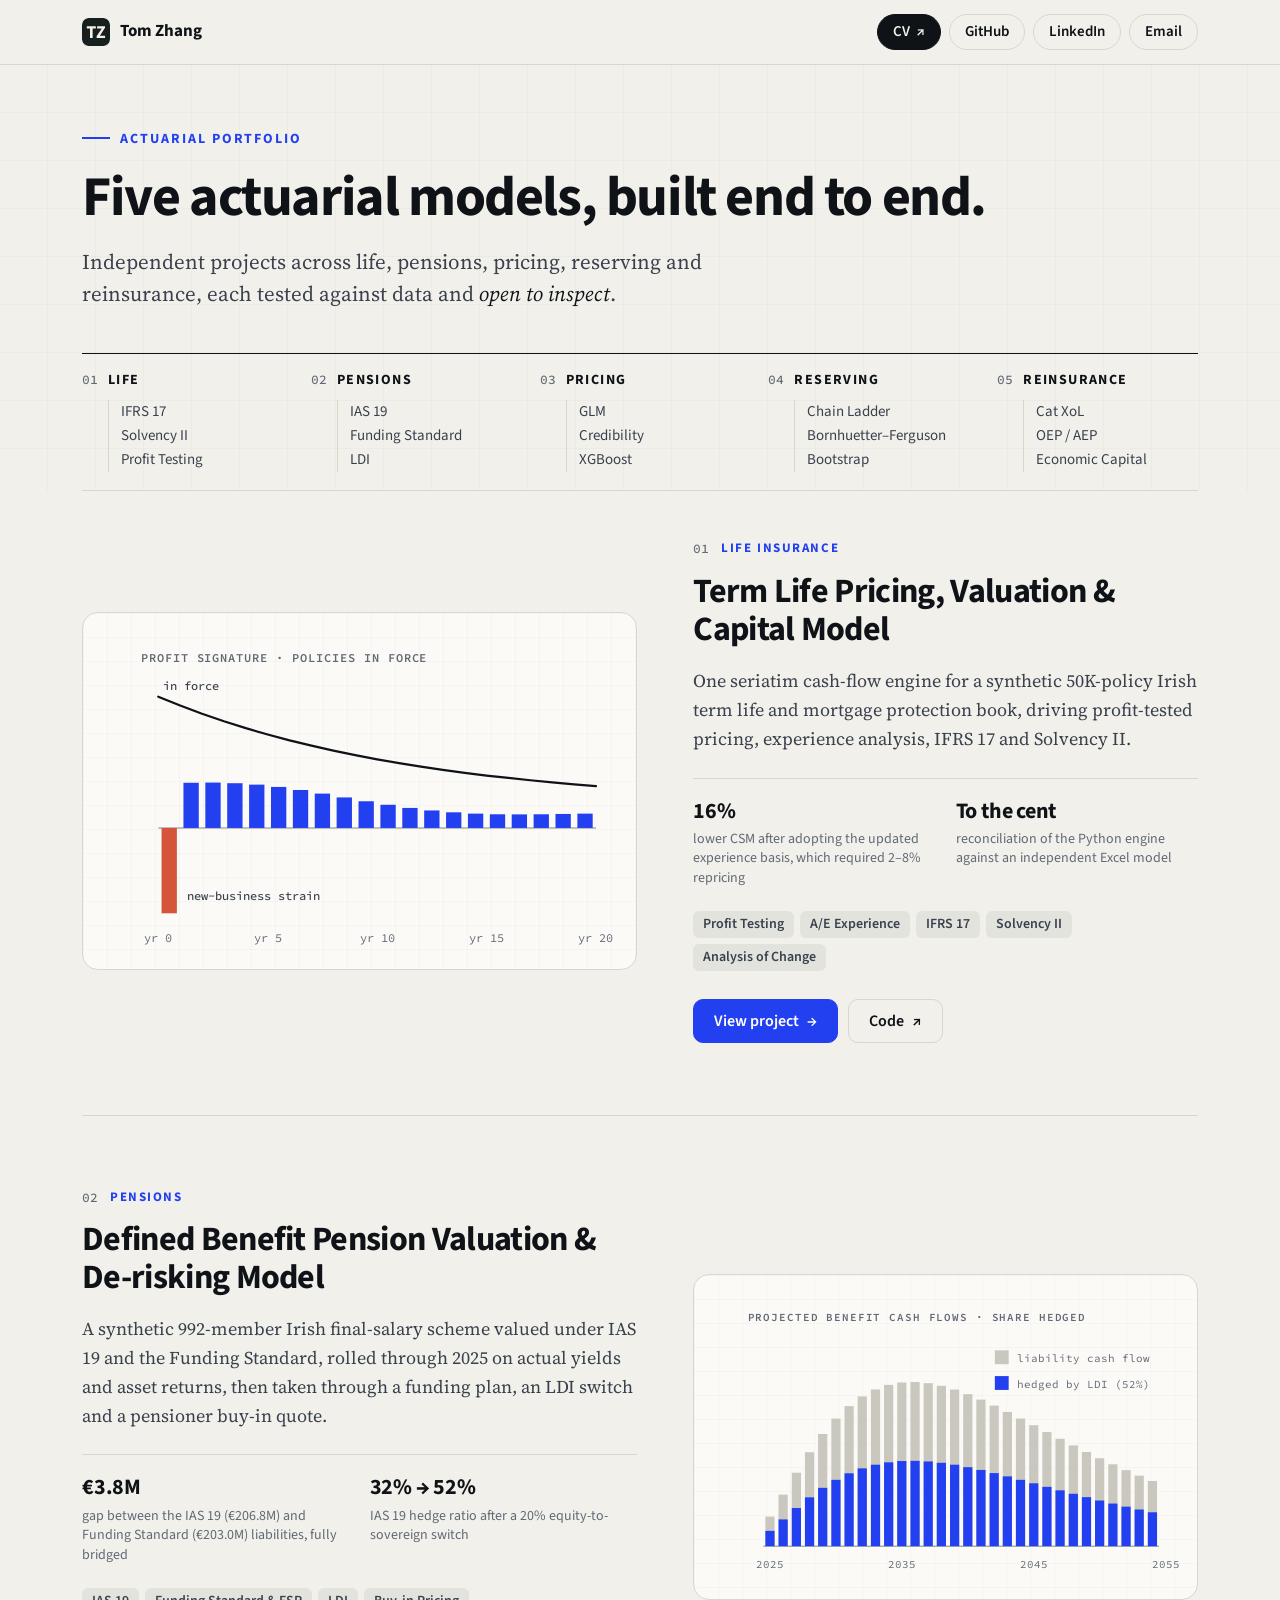
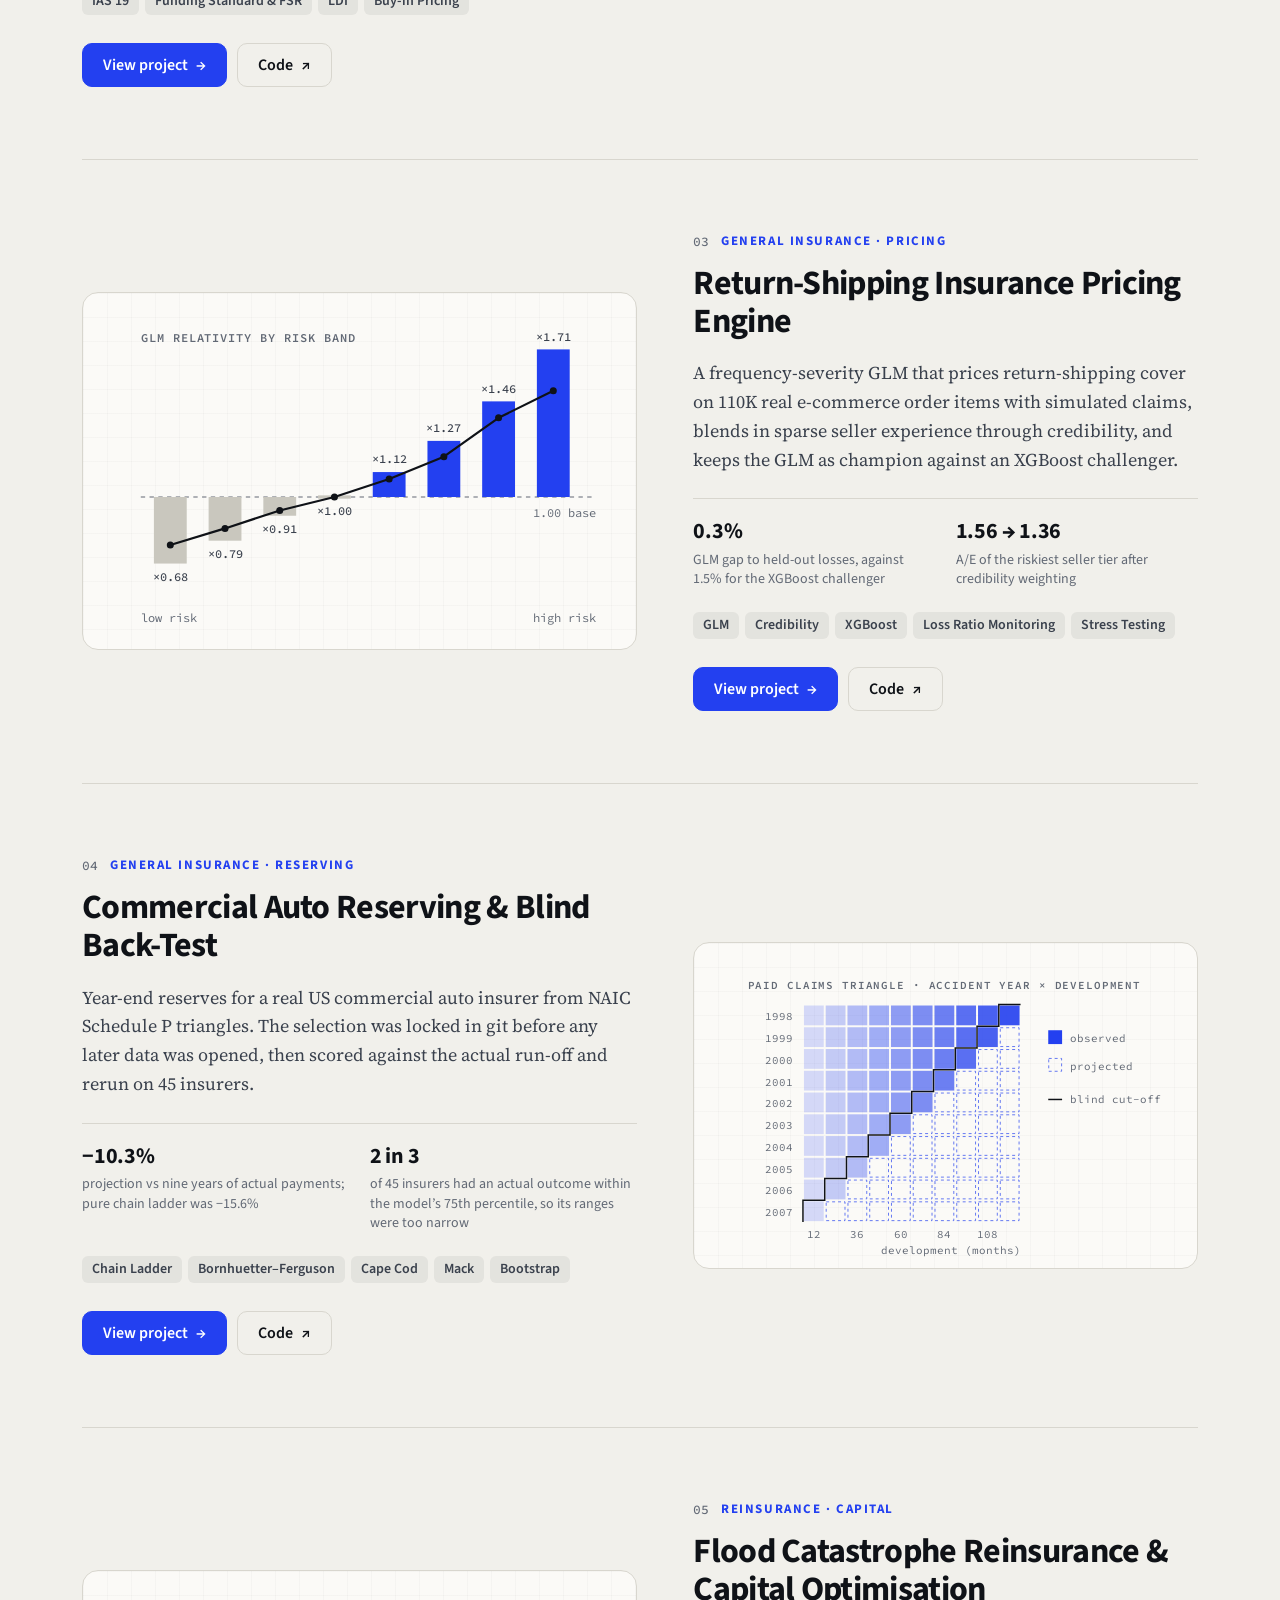
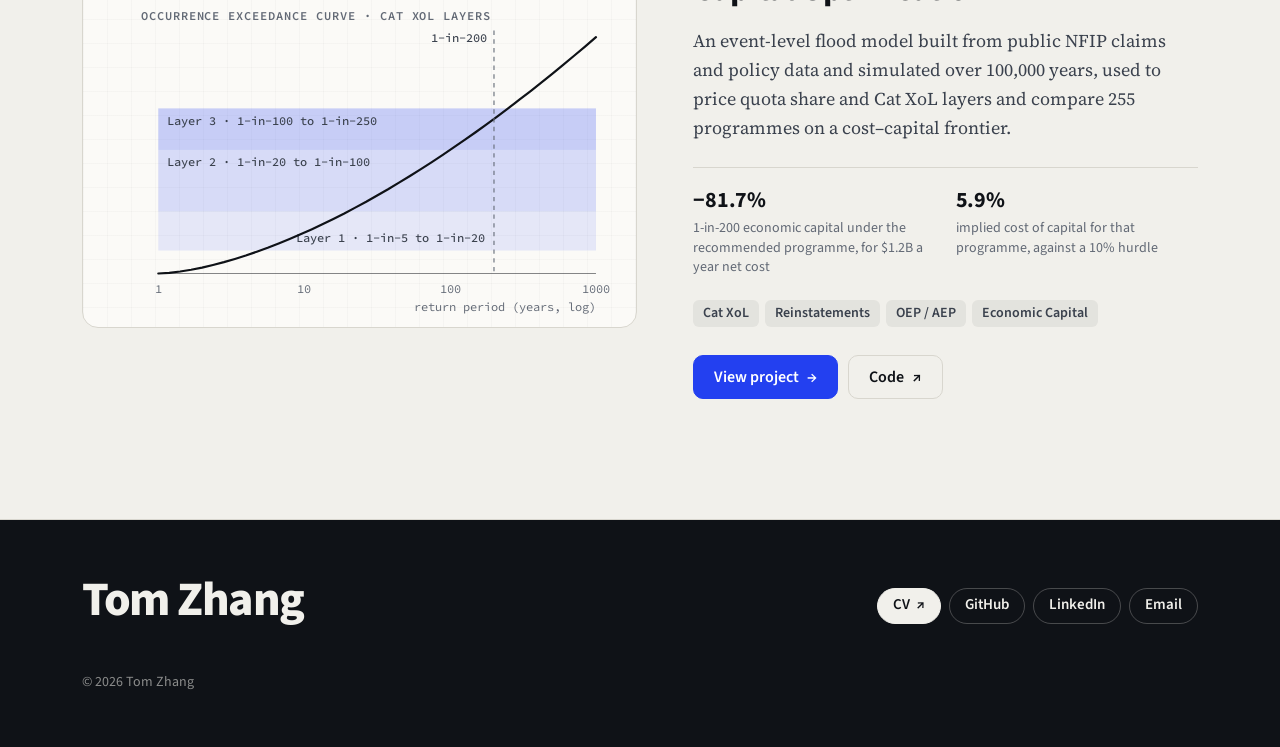
<file: index.html>
<!doctype html>
<html lang="en-IE">
  <head>
    <meta charset="utf-8" />
    <meta name="viewport" content="width=device-width, initial-scale=1" />
    <title>Tom Zhang · Actuarial Portfolio</title>
    <meta
      name="description"
      content="Five actuarial models across pricing, reserving, reinsurance, life and pensions, built end to end and validated against data."
    />
    <link rel="canonical" href="https://pnlync.github.io/actuarial/" />
    <meta property="og:type" content="website" />
    <meta property="og:title" content="Tom Zhang · Actuarial Portfolio" />
    <meta
      property="og:description"
      content="Five actuarial models across pricing, reserving, reinsurance, life and pensions, built end to end and validated against data."
    />
    <meta property="og:url" content="https://pnlync.github.io/actuarial/" />
    <meta property="og:image" content="https://pnlync.github.io/actuarial/assets/og-image.png" />
    <meta property="og:image:width" content="1200" />
    <meta property="og:image:height" content="630" />
    <meta property="og:image:alt" content="Tom Zhang · Actuarial Portfolio: five actuarial models, built end to end." />
    <meta name="twitter:card" content="summary_large_image" />
    <script type="application/ld+json">
      {
        "@context": "https://schema.org",
        "@type": "Person",
        "name": "Tom Zhang",
        "url": "https://pnlync.github.io/actuarial/",
        "email": "mailto:pnlync@gmail.com",
        "sameAs": ["https://github.com/pnlync", "https://www.linkedin.com/in/zhang42"]
      }
    </script>

    <link rel="icon" href="./assets/favicon.svg" type="image/svg+xml" />
    <link rel="icon" href="./assets/favicon-32.png" sizes="32x32" type="image/png" />
    <link rel="apple-touch-icon" href="./assets/apple-touch-icon.png" />

    <link rel="preconnect" href="https://fonts.googleapis.com" />
    <link rel="preconnect" href="https://fonts.gstatic.com" crossorigin />
    <link
      rel="stylesheet"
      href="https://fonts.googleapis.com/css2?family=Source+Code+Pro:wght@400;500;600&amp;family=Source+Sans+3:wght@400;500;600;700;800&amp;family=Source+Serif+4:ital,opsz,wght@0,8..60,400;0,8..60,600;1,8..60,400&amp;display=swap"
    />
    <link rel="stylesheet" href="./styles.css?v=20260929h" />
  </head>
  <body>
    <a class="skip" href="#work">Skip to projects</a>

    <header class="topbar">
      <div class="shell topbar-inner">
        <a class="mark" href="#top" aria-label="Tom Zhang, back to top">
          <img src="./assets/favicon.svg" alt="" width="28" height="28" />
          <span>Tom Zhang</span>
        </a>
        <nav aria-label="Contact and profiles">
          <ul class="pills">
            <li><a class="pill pill-solid" href="./assets/Tom_Zhang_CV.pdf">CV <span aria-hidden="true">↗</span></a></li>
            <li><a class="pill" href="https://github.com/pnlync">GitHub</a></li>
            <li><a class="pill" href="https://www.linkedin.com/in/zhang42">LinkedIn</a></li>
            <li><a class="pill" href="mailto:pnlync@gmail.com">Email</a></li>
          </ul>
        </nav>
      </div>
    </header>

    <section id="top" class="hero">
      <div class="shell">
        <p class="kicker"><span class="kicker-name">Tom Zhang ·</span>Actuarial Portfolio</p>
        <h1>Five actuarial models, built end to end.</h1>
        <p class="statement">
          Independent projects across life, pensions, pricing, reserving and reinsurance, each
          tested against data and <em>open to inspect</em>.
        </p>

        <ol class="index" aria-label="Projects at a glance">
          <li>
            <a href="#life">
              <span class="index-num">01</span>
              <span class="index-area">Life</span>
              <span class="index-methods"><span>IFRS 17</span> · <span>Solvency II</span> · <span>Profit Testing</span></span>
            </a>
          </li>
          <li>
            <a href="#pension">
              <span class="index-num">02</span>
              <span class="index-area">Pensions</span>
              <span class="index-methods"><span>IAS 19</span> · <span>Funding Standard</span> · <span>LDI</span></span>
            </a>
          </li>
          <li>
            <a href="#pricing">
              <span class="index-num">03</span>
              <span class="index-area">Pricing</span>
              <span class="index-methods"><span>GLM</span> · <span>Credibility</span> · <span>XGBoost</span></span>
            </a>
          </li>
          <li>
            <a href="#reserving">
              <span class="index-num">04</span>
              <span class="index-area">Reserving</span>
              <span class="index-methods"><span>Chain Ladder</span> · <span>Bornhuetter–Ferguson</span> · <span>Bootstrap</span></span>
            </a>
          </li>
          <li>
            <a href="#reinsurance">
              <span class="index-num">05</span>
              <span class="index-area">Reinsurance</span>
              <span class="index-methods"><span>Cat XoL</span> · <span>OEP / AEP</span> · <span>Economic Capital</span></span>
            </a>
          </li>
        </ol>
      </div>
    </section>

    <main id="work" class="work">
      <div class="shell">
        <article class="project" id="life">
          <figure class="fig"><svg viewBox="0 0 480 300" role="img" aria-label="Term life profit signature with initial strain and declining policies in force" xmlns="http://www.w3.org/2000/svg"><text x="40.0" y="28.0" class="cap" text-anchor="start">PROFIT SIGNATURE · POLICIES IN FORCE</text><line x1="56" y1="180" x2="456" y2="180" class="axis"/><rect x="59.0" y="180" width="14.0" height="78.0" class="bar-neg"/><rect x="79.0" y="138.7" width="14.0" height="41.3" class="bar-hi"/><rect x="99.0" y="138.5" width="14.0" height="41.5" class="bar-hi"/><rect x="119.0" y="139.1" width="14.0" height="40.9" class="bar-hi"/><rect x="139.0" y="140.4" width="14.0" height="39.6" class="bar-hi"/><rect x="159.0" y="142.5" width="14.0" height="37.5" class="bar-hi"/><rect x="179.0" y="145.3" width="14.0" height="34.7" class="bar-hi"/><rect x="199.0" y="148.6" width="14.0" height="31.4" class="bar-hi"/><rect x="219.0" y="152.1" width="14.0" height="27.9" class="bar-hi"/><rect x="239.0" y="155.6" width="14.0" height="24.4" class="bar-hi"/><rect x="259.0" y="158.8" width="14.0" height="21.2" class="bar-hi"/><rect x="279.0" y="161.7" width="14.0" height="18.3" class="bar-hi"/><rect x="299.0" y="164.0" width="14.0" height="16.0" class="bar-hi"/><rect x="319.0" y="165.7" width="14.0" height="14.3" class="bar-hi"/><rect x="339.0" y="166.9" width="14.0" height="13.1" class="bar-hi"/><rect x="359.0" y="167.5" width="14.0" height="12.5" class="bar-hi"/><rect x="379.0" y="167.6" width="14.0" height="12.4" class="bar-hi"/><rect x="399.0" y="167.5" width="14.0" height="12.5" class="bar-hi"/><rect x="419.0" y="167.2" width="14.0" height="12.8" class="bar-hi"/><rect x="439.0" y="166.9" width="14.0" height="13.1" class="bar-hi"/><polyline class="line" points="56.0,60.0 76.0,68.1 96.0,75.6 116.0,82.5 136.0,88.8 156.0,94.6 176.0,100.0 196.0,104.8 216.0,109.3 236.0,113.5 256.0,117.3 276.0,120.7 296.0,123.9 316.0,126.9 336.0,129.6 356.0,132.1 376.0,134.3 396.0,136.4 416.0,138.3 436.0,140.1 456.0,141.7"/><text x="60.0" y="54.0" class="val" text-anchor="start">in force</text><text x="82.0" y="246.0" class="val" text-anchor="start">new-business strain</text><text x="56.0" y="284.0" class="ax" text-anchor="middle">yr 0</text><text x="156.0" y="284.0" class="ax" text-anchor="middle">yr 5</text><text x="256.0" y="284.0" class="ax" text-anchor="middle">yr 10</text><text x="356.0" y="284.0" class="ax" text-anchor="middle">yr 15</text><text x="456.0" y="284.0" class="ax" text-anchor="middle">yr 20</text></svg></figure>
          <div class="body">
            <p class="meta"><span class="meta-num">01</span>Life Insurance</p>
            <h2><a href="https://pnlync.github.io/assurance/">Term Life Pricing, Valuation &amp; Capital Model</a></h2>
            <p class="summary">
              One seriatim cash-flow engine for a synthetic 50K-policy Irish term life and
              mortgage protection book, driving profit-tested pricing, experience analysis,
              IFRS 17 and Solvency II.
            </p>
            <dl class="results">
              <div>
                <dt>16%</dt>
                <dd>lower CSM after adopting the updated experience basis, which required 2–8% repricing</dd>
              </div>
              <div>
                <dt>To the cent</dt>
                <dd>reconciliation of the Python engine against an independent Excel model</dd>
              </div>
            </dl>
            <ul class="tags">
              <li>Profit Testing</li><li>A/E Experience</li><li>IFRS 17</li><li>Solvency II</li><li>Analysis of Change</li>
            </ul>
            <p class="actions">
              <a class="btn btn-solid" href="https://pnlync.github.io/assurance/">View project <span aria-hidden="true">→</span></a>
              <a class="btn" href="https://github.com/pnlync/assurance">Code <span aria-hidden="true">↗</span></a>
            </p>
          </div>
        </article>

        <article class="project" id="pension">
          <figure class="fig"><svg viewBox="0 0 480 300" role="img" aria-label="Pension liability cash flows by year with the hedged share highlighted" xmlns="http://www.w3.org/2000/svg"><text x="40.0" y="28.0" class="cap" text-anchor="start">PROJECTED BENEFIT CASH FLOWS · SHARE HEDGED</text><line x1="56" y1="256" x2="456" y2="256" class="axis"/><rect x="58.0" y="226.1" width="9.3" height="29.9" class="bar-lo"/><rect x="58.0" y="240.5" width="9.3" height="15.5" class="bar-hi"/><rect x="71.3" y="203.9" width="9.3" height="52.1" class="bar-lo"/><rect x="71.3" y="228.9" width="9.3" height="27.1" class="bar-hi"/><rect x="84.7" y="181.7" width="9.3" height="74.3" class="bar-lo"/><rect x="84.7" y="217.4" width="9.3" height="38.6" class="bar-hi"/><rect x="98.0" y="161.0" width="9.3" height="95.0" class="bar-lo"/><rect x="98.0" y="206.6" width="9.3" height="49.4" class="bar-hi"/><rect x="111.3" y="142.6" width="9.3" height="113.4" class="bar-lo"/><rect x="111.3" y="197.0" width="9.3" height="59.0" class="bar-hi"/><rect x="124.7" y="127.0" width="9.3" height="129.0" class="bar-lo"/><rect x="124.7" y="188.9" width="9.3" height="67.1" class="bar-hi"/><rect x="138.0" y="114.4" width="9.3" height="141.6" class="bar-lo"/><rect x="138.0" y="182.3" width="9.3" height="73.7" class="bar-hi"/><rect x="151.3" y="104.6" width="9.3" height="151.4" class="bar-lo"/><rect x="151.3" y="177.3" width="9.3" height="78.7" class="bar-hi"/><rect x="164.7" y="97.5" width="9.3" height="158.5" class="bar-lo"/><rect x="164.7" y="173.6" width="9.3" height="82.4" class="bar-hi"/><rect x="178.0" y="92.9" width="9.3" height="163.1" class="bar-lo"/><rect x="178.0" y="171.2" width="9.3" height="84.8" class="bar-hi"/><rect x="191.3" y="90.5" width="9.3" height="165.5" class="bar-lo"/><rect x="191.3" y="169.9" width="9.3" height="86.1" class="bar-hi"/><rect x="204.7" y="90.0" width="9.3" height="166.0" class="bar-lo"/><rect x="204.7" y="169.7" width="9.3" height="86.3" class="bar-hi"/><rect x="218.0" y="91.2" width="9.3" height="164.8" class="bar-lo"/><rect x="218.0" y="170.3" width="9.3" height="85.7" class="bar-hi"/><rect x="231.3" y="93.8" width="9.3" height="162.2" class="bar-lo"/><rect x="231.3" y="171.7" width="9.3" height="84.3" class="bar-hi"/><rect x="244.7" y="97.6" width="9.3" height="158.4" class="bar-lo"/><rect x="244.7" y="173.6" width="9.3" height="82.4" class="bar-hi"/><rect x="258.0" y="102.3" width="9.3" height="153.7" class="bar-lo"/><rect x="258.0" y="176.1" width="9.3" height="79.9" class="bar-hi"/><rect x="271.3" y="107.8" width="9.3" height="148.2" class="bar-lo"/><rect x="271.3" y="178.9" width="9.3" height="77.1" class="bar-hi"/><rect x="284.7" y="113.8" width="9.3" height="142.2" class="bar-lo"/><rect x="284.7" y="182.1" width="9.3" height="73.9" class="bar-hi"/><rect x="298.0" y="120.2" width="9.3" height="135.8" class="bar-lo"/><rect x="298.0" y="185.4" width="9.3" height="70.6" class="bar-hi"/><rect x="311.3" y="126.9" width="9.3" height="129.1" class="bar-lo"/><rect x="311.3" y="188.9" width="9.3" height="67.1" class="bar-hi"/><rect x="324.7" y="133.7" width="9.3" height="122.3" class="bar-lo"/><rect x="324.7" y="192.4" width="9.3" height="63.6" class="bar-hi"/><rect x="338.0" y="140.6" width="9.3" height="115.4" class="bar-lo"/><rect x="338.0" y="196.0" width="9.3" height="60.0" class="bar-hi"/><rect x="351.3" y="147.4" width="9.3" height="108.6" class="bar-lo"/><rect x="351.3" y="199.5" width="9.3" height="56.5" class="bar-hi"/><rect x="364.7" y="154.1" width="9.3" height="101.9" class="bar-lo"/><rect x="364.7" y="203.0" width="9.3" height="53.0" class="bar-hi"/><rect x="378.0" y="160.7" width="9.3" height="95.3" class="bar-lo"/><rect x="378.0" y="206.4" width="9.3" height="49.6" class="bar-hi"/><rect x="391.3" y="167.1" width="9.3" height="88.9" class="bar-lo"/><rect x="391.3" y="209.8" width="9.3" height="46.2" class="bar-hi"/><rect x="404.7" y="173.2" width="9.3" height="82.8" class="bar-lo"/><rect x="404.7" y="212.9" width="9.3" height="43.1" class="bar-hi"/><rect x="418.0" y="179.1" width="9.3" height="76.9" class="bar-lo"/><rect x="418.0" y="216.0" width="9.3" height="40.0" class="bar-hi"/><rect x="431.3" y="184.7" width="9.3" height="71.3" class="bar-lo"/><rect x="431.3" y="218.9" width="9.3" height="37.1" class="bar-hi"/><rect x="444.7" y="190.0" width="9.3" height="66.0" class="bar-lo"/><rect x="444.7" y="221.7" width="9.3" height="34.3" class="bar-hi"/><rect x="290" y="58" width="14" height="14" class="bar-lo"/><text x="312.0" y="70.0" class="ax" text-anchor="start">liability cash flow</text><rect x="290" y="84" width="14" height="14" class="bar-hi"/><text x="312.0" y="96.0" class="ax" text-anchor="start">hedged by LDI (52%)</text><text x="62.7" y="278.0" class="ax" text-anchor="middle">2025</text><text x="196.0" y="278.0" class="ax" text-anchor="middle">2035</text><text x="329.3" y="278.0" class="ax" text-anchor="middle">2045</text><text x="462.7" y="278.0" class="ax" text-anchor="middle">2055</text></svg></figure>
          <div class="body">
            <p class="meta"><span class="meta-num">02</span>Pensions</p>
            <h2><a href="https://pnlync.github.io/db-pension/">Defined Benefit Pension Valuation &amp; De-risking Model</a></h2>
            <p class="summary">
              A synthetic 992-member Irish final-salary scheme valued under IAS 19 and the
              Funding Standard, rolled through 2025 on actual yields and asset returns, then taken
              through a funding plan, an LDI switch and a pensioner buy-in quote.
            </p>
            <dl class="results">
              <div>
                <dt>€3.8M</dt>
                <dd>gap between the IAS 19 (€206.8M) and Funding Standard (€203.0M) liabilities, fully bridged</dd>
              </div>
              <div>
                <dt>32% → 52%</dt>
                <dd>IAS 19 hedge ratio after a 20% equity-to-sovereign switch</dd>
              </div>
            </dl>
            <ul class="tags">
              <li>IAS 19</li><li>Funding Standard &amp; FSR</li><li>LDI</li><li>Buy-in Pricing</li>
            </ul>
            <p class="actions">
              <a class="btn btn-solid" href="https://pnlync.github.io/db-pension/">View project <span aria-hidden="true">→</span></a>
              <a class="btn" href="https://github.com/pnlync/db-pension">Code <span aria-hidden="true">↗</span></a>
            </p>
          </div>
        </article>

        <article class="project" id="pricing">
          <figure class="fig"><svg viewBox="0 0 480 300" role="img" aria-label="Bar chart of GLM relativities by risk band with a credibility-blended line" xmlns="http://www.w3.org/2000/svg"><line x1="40" y1="170" x2="456" y2="170" class="base"/><text x="456.0" y="188.0" class="ax" text-anchor="end">1.00 base</text><rect x="52" y="170.0" width="30" height="60.8" class="bar-lo"/><text x="67.0" y="246.8" class="val" text-anchor="middle">×0.68</text><rect x="102" y="170.0" width="30" height="39.9" class="bar-lo"/><text x="117.0" y="225.9" class="val" text-anchor="middle">×0.79</text><rect x="152" y="170.0" width="30" height="17.1" class="bar-lo"/><text x="167.0" y="203.1" class="val" text-anchor="middle">×0.91</text><rect x="202" y="168.5" width="30" height="3" class="bar-lo"/><text x="217.0" y="186.0" class="val" text-anchor="middle">×1.00</text><rect x="252" y="147.2" width="30" height="22.8" class="bar-hi"/><text x="267.0" y="139.2" class="val" text-anchor="middle">×1.12</text><rect x="302" y="118.7" width="30" height="51.3" class="bar-hi"/><text x="317.0" y="110.7" class="val" text-anchor="middle">×1.27</text><rect x="352" y="82.6" width="30" height="87.4" class="bar-hi"/><text x="367.0" y="74.6" class="val" text-anchor="middle">×1.46</text><rect x="402" y="35.1" width="30" height="134.9" class="bar-hi"/><text x="417.0" y="27.1" class="val" text-anchor="middle">×1.71</text><polyline class="line" points="67.0,213.8 117.0,198.7 167.0,182.3 217.0,170.0 267.0,153.6 317.0,133.1 367.0,97.6 417.0,72.9"/><circle cx="67.0" cy="213.8" r="3.2" class="dot"/><circle cx="117.0" cy="198.7" r="3.2" class="dot"/><circle cx="167.0" cy="182.3" r="3.2" class="dot"/><circle cx="217.0" cy="170.0" r="3.2" class="dot"/><circle cx="267.0" cy="153.6" r="3.2" class="dot"/><circle cx="317.0" cy="133.1" r="3.2" class="dot"/><circle cx="367.0" cy="97.6" r="3.2" class="dot"/><circle cx="417.0" cy="72.9" r="3.2" class="dot"/><text x="40.0" y="28.0" class="cap" text-anchor="start">GLM RELATIVITY BY RISK BAND</text><text x="40.0" y="284.0" class="ax" text-anchor="start">low risk</text><text x="456.0" y="284.0" class="ax" text-anchor="end">high risk</text></svg></figure>
          <div class="body">
            <p class="meta"><span class="meta-num">03</span>General Insurance · Pricing</p>
            <h2><a href="https://pnlync.github.io/shipping-insurance/">Return-Shipping Insurance Pricing Engine</a></h2>
            <p class="summary">
              A frequency-severity GLM that prices return-shipping cover on 110K real e-commerce
              order items with simulated claims, blends in sparse seller experience through
              credibility, and keeps the GLM as champion against an XGBoost challenger.
            </p>
            <dl class="results">
              <div>
                <dt>0.3%</dt>
                <dd>GLM gap to held-out losses, against 1.5% for the XGBoost challenger</dd>
              </div>
              <div>
                <dt>1.56 → 1.36</dt>
                <dd>A/E of the riskiest seller tier after credibility weighting</dd>
              </div>
            </dl>
            <ul class="tags">
              <li>GLM</li><li>Credibility</li><li>XGBoost</li><li>Loss Ratio Monitoring</li><li>Stress Testing</li>
            </ul>
            <p class="actions">
              <a class="btn btn-solid" href="https://pnlync.github.io/shipping-insurance/">View project <span aria-hidden="true">→</span></a>
              <a class="btn" href="https://github.com/pnlync/shipping-insurance">Code <span aria-hidden="true">↗</span></a>
            </p>
          </div>
        </article>

        <article class="project" id="reserving">
          <figure class="fig"><svg viewBox="0 0 480 300" role="img" aria-label="Claims development triangle split into observed and projected cells" xmlns="http://www.w3.org/2000/svg"><text x="40.0" y="28.0" class="cap" text-anchor="start">PAID CLAIMS TRIANGLE · ACCIDENT YEAR × DEVELOPMENT</text><text x="86.0" y="60.0" class="ax" text-anchor="end">1998</text><rect x="97" y="45" width="20" height="20" class="cell" style="opacity:0.18"/><rect x="119" y="45" width="20" height="20" class="cell" style="opacity:0.26"/><rect x="141" y="45" width="20" height="20" class="cell" style="opacity:0.34"/><rect x="163" y="45" width="20" height="20" class="cell" style="opacity:0.42"/><rect x="185" y="45" width="20" height="20" class="cell" style="opacity:0.50"/><rect x="207" y="45" width="20" height="20" class="cell" style="opacity:0.58"/><rect x="229" y="45" width="20" height="20" class="cell" style="opacity:0.66"/><rect x="251" y="45" width="20" height="20" class="cell" style="opacity:0.74"/><rect x="273" y="45" width="20" height="20" class="cell" style="opacity:0.82"/><rect x="295" y="45" width="20" height="20" class="cell" style="opacity:0.90"/><text x="86.0" y="82.0" class="ax" text-anchor="end">1999</text><rect x="97" y="67" width="20" height="20" class="cell" style="opacity:0.18"/><rect x="119" y="67" width="20" height="20" class="cell" style="opacity:0.26"/><rect x="141" y="67" width="20" height="20" class="cell" style="opacity:0.34"/><rect x="163" y="67" width="20" height="20" class="cell" style="opacity:0.42"/><rect x="185" y="67" width="20" height="20" class="cell" style="opacity:0.50"/><rect x="207" y="67" width="20" height="20" class="cell" style="opacity:0.58"/><rect x="229" y="67" width="20" height="20" class="cell" style="opacity:0.66"/><rect x="251" y="67" width="20" height="20" class="cell" style="opacity:0.74"/><rect x="273" y="67" width="20" height="20" class="cell" style="opacity:0.82"/><rect x="295.5" y="67.5" width="19" height="19" class="proj"/><text x="86.0" y="104.0" class="ax" text-anchor="end">2000</text><rect x="97" y="89" width="20" height="20" class="cell" style="opacity:0.18"/><rect x="119" y="89" width="20" height="20" class="cell" style="opacity:0.26"/><rect x="141" y="89" width="20" height="20" class="cell" style="opacity:0.34"/><rect x="163" y="89" width="20" height="20" class="cell" style="opacity:0.42"/><rect x="185" y="89" width="20" height="20" class="cell" style="opacity:0.50"/><rect x="207" y="89" width="20" height="20" class="cell" style="opacity:0.58"/><rect x="229" y="89" width="20" height="20" class="cell" style="opacity:0.66"/><rect x="251" y="89" width="20" height="20" class="cell" style="opacity:0.74"/><rect x="273.5" y="89.5" width="19" height="19" class="proj"/><rect x="295.5" y="89.5" width="19" height="19" class="proj"/><text x="86.0" y="126.0" class="ax" text-anchor="end">2001</text><rect x="97" y="111" width="20" height="20" class="cell" style="opacity:0.18"/><rect x="119" y="111" width="20" height="20" class="cell" style="opacity:0.26"/><rect x="141" y="111" width="20" height="20" class="cell" style="opacity:0.34"/><rect x="163" y="111" width="20" height="20" class="cell" style="opacity:0.42"/><rect x="185" y="111" width="20" height="20" class="cell" style="opacity:0.50"/><rect x="207" y="111" width="20" height="20" class="cell" style="opacity:0.58"/><rect x="229" y="111" width="20" height="20" class="cell" style="opacity:0.66"/><rect x="251.5" y="111.5" width="19" height="19" class="proj"/><rect x="273.5" y="111.5" width="19" height="19" class="proj"/><rect x="295.5" y="111.5" width="19" height="19" class="proj"/><text x="86.0" y="148.0" class="ax" text-anchor="end">2002</text><rect x="97" y="133" width="20" height="20" class="cell" style="opacity:0.18"/><rect x="119" y="133" width="20" height="20" class="cell" style="opacity:0.26"/><rect x="141" y="133" width="20" height="20" class="cell" style="opacity:0.34"/><rect x="163" y="133" width="20" height="20" class="cell" style="opacity:0.42"/><rect x="185" y="133" width="20" height="20" class="cell" style="opacity:0.50"/><rect x="207" y="133" width="20" height="20" class="cell" style="opacity:0.58"/><rect x="229.5" y="133.5" width="19" height="19" class="proj"/><rect x="251.5" y="133.5" width="19" height="19" class="proj"/><rect x="273.5" y="133.5" width="19" height="19" class="proj"/><rect x="295.5" y="133.5" width="19" height="19" class="proj"/><text x="86.0" y="170.0" class="ax" text-anchor="end">2003</text><rect x="97" y="155" width="20" height="20" class="cell" style="opacity:0.18"/><rect x="119" y="155" width="20" height="20" class="cell" style="opacity:0.26"/><rect x="141" y="155" width="20" height="20" class="cell" style="opacity:0.34"/><rect x="163" y="155" width="20" height="20" class="cell" style="opacity:0.42"/><rect x="185" y="155" width="20" height="20" class="cell" style="opacity:0.50"/><rect x="207.5" y="155.5" width="19" height="19" class="proj"/><rect x="229.5" y="155.5" width="19" height="19" class="proj"/><rect x="251.5" y="155.5" width="19" height="19" class="proj"/><rect x="273.5" y="155.5" width="19" height="19" class="proj"/><rect x="295.5" y="155.5" width="19" height="19" class="proj"/><text x="86.0" y="192.0" class="ax" text-anchor="end">2004</text><rect x="97" y="177" width="20" height="20" class="cell" style="opacity:0.18"/><rect x="119" y="177" width="20" height="20" class="cell" style="opacity:0.26"/><rect x="141" y="177" width="20" height="20" class="cell" style="opacity:0.34"/><rect x="163" y="177" width="20" height="20" class="cell" style="opacity:0.42"/><rect x="185.5" y="177.5" width="19" height="19" class="proj"/><rect x="207.5" y="177.5" width="19" height="19" class="proj"/><rect x="229.5" y="177.5" width="19" height="19" class="proj"/><rect x="251.5" y="177.5" width="19" height="19" class="proj"/><rect x="273.5" y="177.5" width="19" height="19" class="proj"/><rect x="295.5" y="177.5" width="19" height="19" class="proj"/><text x="86.0" y="214.0" class="ax" text-anchor="end">2005</text><rect x="97" y="199" width="20" height="20" class="cell" style="opacity:0.18"/><rect x="119" y="199" width="20" height="20" class="cell" style="opacity:0.26"/><rect x="141" y="199" width="20" height="20" class="cell" style="opacity:0.34"/><rect x="163.5" y="199.5" width="19" height="19" class="proj"/><rect x="185.5" y="199.5" width="19" height="19" class="proj"/><rect x="207.5" y="199.5" width="19" height="19" class="proj"/><rect x="229.5" y="199.5" width="19" height="19" class="proj"/><rect x="251.5" y="199.5" width="19" height="19" class="proj"/><rect x="273.5" y="199.5" width="19" height="19" class="proj"/><rect x="295.5" y="199.5" width="19" height="19" class="proj"/><text x="86.0" y="236.0" class="ax" text-anchor="end">2006</text><rect x="97" y="221" width="20" height="20" class="cell" style="opacity:0.18"/><rect x="119" y="221" width="20" height="20" class="cell" style="opacity:0.26"/><rect x="141.5" y="221.5" width="19" height="19" class="proj"/><rect x="163.5" y="221.5" width="19" height="19" class="proj"/><rect x="185.5" y="221.5" width="19" height="19" class="proj"/><rect x="207.5" y="221.5" width="19" height="19" class="proj"/><rect x="229.5" y="221.5" width="19" height="19" class="proj"/><rect x="251.5" y="221.5" width="19" height="19" class="proj"/><rect x="273.5" y="221.5" width="19" height="19" class="proj"/><rect x="295.5" y="221.5" width="19" height="19" class="proj"/><text x="86.0" y="258.0" class="ax" text-anchor="end">2007</text><rect x="97" y="243" width="20" height="20" class="cell" style="opacity:0.18"/><rect x="119.5" y="243.5" width="19" height="19" class="proj"/><rect x="141.5" y="243.5" width="19" height="19" class="proj"/><rect x="163.5" y="243.5" width="19" height="19" class="proj"/><rect x="185.5" y="243.5" width="19" height="19" class="proj"/><rect x="207.5" y="243.5" width="19" height="19" class="proj"/><rect x="229.5" y="243.5" width="19" height="19" class="proj"/><rect x="251.5" y="243.5" width="19" height="19" class="proj"/><rect x="273.5" y="243.5" width="19" height="19" class="proj"/><rect x="295.5" y="243.5" width="19" height="19" class="proj"/><text x="107.0" y="280.0" class="ax" text-anchor="middle">12</text><text x="151.0" y="280.0" class="ax" text-anchor="middle">36</text><text x="195.0" y="280.0" class="ax" text-anchor="middle">60</text><text x="239.0" y="280.0" class="ax" text-anchor="middle">84</text><text x="283.0" y="280.0" class="ax" text-anchor="middle">108</text><text x="316.0" y="296.0" class="ax" text-anchor="end">development (months)</text><rect x="344" y="70" width="14" height="14" class="cell"/><text x="366.0" y="82.0" class="ax" text-anchor="start">observed</text><rect x="344.5" y="98.5" width="13" height="13" class="proj"/><text x="366.0" y="110.0" class="ax" text-anchor="start">projected</text><line x1="344" y1="140" x2="358" y2="140" class="cut"/><text x="366.0" y="144.0" class="ax" text-anchor="start">blind cut-off</text><polyline class="cut" points="316,44 316,44 294,44 294,66 272,66 272,88 250,88 250,110 228,110 228,132 206,132 206,154 184,154 184,176 162,176 162,198 140,198 140,220 118,220 118,242 96,242 96,264"/></svg></figure>
          <div class="body">
            <p class="meta"><span class="meta-num">04</span>General Insurance · Reserving</p>
            <h2><a href="https://pnlync.github.io/reserving/">Commercial Auto Reserving &amp; Blind Back-Test</a></h2>
            <p class="summary">
              Year-end reserves for a real US commercial auto insurer from NAIC Schedule P
              triangles. The selection was locked in git before any later data was opened, then
              scored against the actual run-off and rerun on 45 insurers.
            </p>
            <dl class="results">
              <div>
                <dt>−10.3%</dt>
                <dd>projection vs nine years of actual payments; pure chain ladder was −15.6%</dd>
              </div>
              <div>
                <dt>2 in 3</dt>
                <dd>of 45 insurers had an actual outcome within the model’s 75th percentile, so its ranges were too narrow</dd>
              </div>
            </dl>
            <ul class="tags">
              <li>Chain Ladder</li><li>Bornhuetter–Ferguson</li><li>Cape Cod</li><li>Mack</li><li>Bootstrap</li>
            </ul>
            <p class="actions">
              <a class="btn btn-solid" href="https://pnlync.github.io/reserving/">View project <span aria-hidden="true">→</span></a>
              <a class="btn" href="https://github.com/pnlync/reserving">Code <span aria-hidden="true">↗</span></a>
            </p>
          </div>
        </article>

        <article class="project" id="reinsurance">
          <figure class="fig"><svg viewBox="0 0 480 300" role="img" aria-label="Exceedance curve with three catastrophe excess-of-loss layers and the 1-in-200 point" xmlns="http://www.w3.org/2000/svg"><text x="40.0" y="28.0" class="cap" text-anchor="start">OCCURRENCE EXCEEDANCE CURVE · CAT XOL LAYERS</text><rect x="56" y="203.3" width="400" height="35.7" class="layer" style="opacity:0.10"/><text x="354.8" y="231.0" class="val" text-anchor="end">Layer 1 · 1-in-5 to 1-in-20</text><rect x="56" y="147.1" width="400" height="56.2" class="layer" style="opacity:0.17"/><text x="64.0" y="162.1" class="val" text-anchor="start">Layer 2 · 1-in-20 to 1-in-100</text><rect x="56" y="109.1" width="400" height="38.0" class="layer" style="opacity:0.24"/><text x="64.0" y="124.1" class="val" text-anchor="start">Layer 3 · 1-in-100 to 1-in-250</text><line x1="56" y1="260" x2="456" y2="260" class="axis"/><polyline class="line" points="56.0,260.0 66.0,259.4 76.0,258.2 86.0,256.6 96.0,254.6 106.0,252.2 116.0,249.6 126.0,246.7 136.0,243.6 146.0,240.1 156.0,236.5 166.0,232.6 176.0,228.5 186.0,224.2 196.0,219.7 206.0,215.0 216.0,210.1 226.0,205.1 236.0,199.8 246.0,194.4 256.0,188.7 266.0,183.0 276.0,177.0 286.0,170.9 296.0,164.6 306.0,158.2 316.0,151.6 326.0,144.8 336.0,137.9 346.0,130.9 356.0,123.7 366.0,116.3 376.0,108.9 386.0,101.2 396.0,93.5 406.0,85.6 416.0,77.5 426.0,69.3 436.0,61.0 446.0,52.6 456.0,44.0"/><line x1="362.8" y1="38" x2="362.8" y2="260" class="base"/><text x="356.8" y="48.0" class="val" text-anchor="end">1-in-200</text><text x="56.0" y="278.0" class="ax" text-anchor="middle">1</text><text x="189.3" y="278.0" class="ax" text-anchor="middle">10</text><text x="322.7" y="278.0" class="ax" text-anchor="middle">100</text><text x="456.0" y="278.0" class="ax" text-anchor="middle">1000</text><text x="456.0" y="294.0" class="ax" text-anchor="end">return period (years, log)</text></svg></figure>
          <div class="body">
            <p class="meta"><span class="meta-num">05</span>Reinsurance · Capital</p>
            <h2><a href="https://pnlync.github.io/reinsurance/">Flood Catastrophe Reinsurance &amp; Capital Optimisation</a></h2>
            <p class="summary">
              An event-level flood model built from public NFIP claims and policy data and
              simulated over 100,000 years, used to price quota share and Cat XoL layers and compare 255 programmes on a
              cost–capital frontier.
            </p>
            <dl class="results">
              <div>
                <dt>−81.7%</dt>
                <dd>1-in-200 economic capital under the recommended programme, for $1.2B a year net cost</dd>
              </div>
              <div>
                <dt>5.9%</dt>
                <dd>implied cost of capital for that programme, against a 10% hurdle</dd>
              </div>
            </dl>
            <ul class="tags">
              <li>Cat XoL</li><li>Reinstatements</li><li>OEP / AEP</li><li>Economic Capital</li>
            </ul>
            <p class="actions">
              <a class="btn btn-solid" href="https://pnlync.github.io/reinsurance/">View project <span aria-hidden="true">→</span></a>
              <a class="btn" href="https://github.com/pnlync/reinsurance">Code <span aria-hidden="true">↗</span></a>
            </p>
          </div>
        </article>
      </div>
    </main>

    <footer class="footer">
      <div class="shell footer-inner">
        <div>
          <p class="footer-name">Tom Zhang</p>
        </div>
        <ul class="pills">
          <li><a class="pill pill-solid" href="./assets/Tom_Zhang_CV.pdf">CV <span aria-hidden="true">↗</span></a></li>
          <li><a class="pill" href="https://github.com/pnlync">GitHub</a></li>
          <li><a class="pill" href="https://www.linkedin.com/in/zhang42">LinkedIn</a></li>
          <li><a class="pill" href="mailto:pnlync@gmail.com">Email</a></li>
        </ul>
      </div>
      <p class="shell copy">© 2026 Tom Zhang</p>
    </footer>
  </body>
</html>
</file>
<file: styles.css>
/* Tom Zhang · Actuarial Portfolio
   Type: Source Sans 3 (structure), Source Serif 4 (reading), Source Code Pro (data labels) */

:root {
  --bg: #f1f0eb;
  --panel: #fbfaf7;
  --ink: #0f1217;
  --ink-2: #3a414d;
  --muted: #626975;
  --line: #d8d6ce;
  --grid: rgba(15, 18, 23, 0.022);
  --accent: #2340f0;
  --accent-ink: #ffffff;
  --bar: #c9c7be;
  --neg: #d4553a;
  --footer-bg: #0f1217;
  --footer-ink: #f1f0eb;

  --sans: "Source Sans 3", system-ui, -apple-system, "Segoe UI", sans-serif;
  --serif: "Source Serif 4", Georgia, serif;
  --mono: "Source Code Pro", ui-monospace, Menlo, Consolas, monospace;

  --shell: 1180px;
  --gutter: 32px;
  color-scheme: light;
}

@media (prefers-color-scheme: dark) {
  :root:not([data-theme="light"]) {
    --bg: #0b0d11;
    --panel: #12151b;
    --ink: #eef0f4;
    --ink-2: #b7bdc8;
    --muted: #7d8594;
    --line: #262b34;
    --grid: rgba(238, 240, 244, 0.02);
    --accent: #7b8cff;
    --accent-ink: #0b0d11;
    --bar: #343a45;
    --neg: #ef7a5f;
  --footer-bg: #12151b;
  --footer-ink: #eef0f4;
    color-scheme: dark;
  }
}

:root[data-theme="dark"] {
  --bg: #0b0d11;
  --panel: #12151b;
  --ink: #eef0f4;
  --ink-2: #b7bdc8;
  --muted: #7d8594;
  --line: #262b34;
  --grid: rgba(238, 240, 244, 0.02);
  --accent: #7b8cff;
  --accent-ink: #0b0d11;
  --bar: #343a45;
  --neg: #ef7a5f;
  --footer-bg: #12151b;
  --footer-ink: #eef0f4;
  color-scheme: dark;
}

*,
*::before,
*::after {
  box-sizing: border-box;
}

html {
  scroll-behavior: smooth;
  scroll-padding-top: 88px;
  -webkit-text-size-adjust: 100%;
}

body {
  margin: 0;
  background: var(--bg);
  color: var(--ink);
  font-family: var(--sans);
  font-size: 17px;
  line-height: 1.5;
  -webkit-font-smoothing: antialiased;
  text-rendering: optimizeLegibility;
}

a {
  color: inherit;
}

:focus-visible {
  outline: 2px solid var(--accent);
  outline-offset: 3px;
}

ul,
ol {
  margin: 0;
  padding: 0;
  list-style: none;
}

.shell {
  width: 100%;
  max-width: var(--shell);
  margin-inline: auto;
  padding-inline: var(--gutter);
}

.skip {
  position: absolute;
  left: -9999px;
}

.skip:focus {
  left: 16px;
  top: 12px;
  z-index: 100;
  padding: 8px 12px;
  background: var(--ink);
  color: var(--bg);
}

/* ---------- Top bar ---------- */

.topbar {
  position: sticky;
  top: 0;
  z-index: 50;
  background: color-mix(in srgb, var(--bg) 86%, transparent);
  backdrop-filter: saturate(1.4) blur(12px);
  -webkit-backdrop-filter: saturate(1.4) blur(12px);
  border-bottom: 1px solid var(--line);
}

.topbar-inner {
  display: flex;
  align-items: center;
  justify-content: space-between;
  gap: 16px;
  height: 64px;
}

.mark {
  display: inline-flex;
  align-items: center;
  gap: 10px;
  font-weight: 700;
  font-size: 17px;
  text-decoration: none;
  white-space: nowrap;
}

.mark img {
  display: block;
  border-radius: 7px;
}

.pills {
  display: flex;
  flex-wrap: wrap;
  gap: 8px;
}

.pill {
  display: inline-flex;
  align-items: center;
  gap: 6px;
  height: 36px;
  padding: 0 15px;
  border: 1px solid var(--line);
  border-radius: 999px;
  font-size: 15px;
  font-weight: 600;
  text-decoration: none;
  white-space: nowrap;
  transition: border-color 0.15s, background-color 0.15s, color 0.15s;
}

.pill:hover {
  border-color: var(--ink);
}

.pill-solid {
  background: var(--ink);
  border-color: var(--ink);
  color: var(--bg);
}

.pill-solid:hover {
  background: var(--accent);
  border-color: var(--accent);
  color: var(--accent-ink);
}

/* ---------- Hero ---------- */

.hero {
  position: relative;
  padding-block: 64px 0;
  background-image:
    linear-gradient(var(--grid) 1px, transparent 1px),
    linear-gradient(90deg, var(--grid) 1px, transparent 1px);
  background-size: 48px 48px;
  background-position: -1px -1px;
}

.kicker {
  margin: 0 0 18px;
  font-size: 14px;
  font-weight: 700;
  letter-spacing: 0.14em;
  text-transform: uppercase;
  color: var(--accent);
}

/* Name lives in the top bar; only shown here on phones, where the bar hides it */
.kicker-name {
  display: none;
}

.kicker::before {
  content: "";
  display: inline-block;
  width: 28px;
  height: 2px;
  margin-right: 10px;
  vertical-align: middle;
  position: relative;
  top: -2px;
  background: currentColor;
}

.hero h1 {
  max-width: 20em;
  text-wrap: balance;
  margin: 0;
  font-size: clamp(34px, 5vw, 56px);
  font-weight: 700;
  line-height: 1.08;
  letter-spacing: -0.025em;
}

.statement {
  max-width: 34em;
  margin: 18px 0 0;
  font-family: var(--serif);
  font-size: clamp(18px, 1.9vw, 21px);
  line-height: 1.5;
  color: var(--ink-2);
}

.statement em {
  font-style: italic;
  color: var(--ink);
}

/* Project index: plain ruled list, not a component */
.index {
  display: grid;
  grid-template-columns: repeat(5, minmax(0, 1fr));
  column-gap: 28px;
  margin-top: 44px;
  border-top: 1.5px solid var(--ink);
  border-bottom: 1px solid var(--line);
}

.index li {
  position: relative;
}

/* Accent segment drawn over the top rule on hover */
.index li::before {
  content: "";
  position: absolute;
  top: -1.5px;
  left: 0;
  right: 0;
  height: 3px;
  background: var(--accent);
  transform: scaleX(0);
  transform-origin: left;
  transition: transform 0.3s ease;
}

.index li:hover::before,
.index li:focus-within::before {
  transform: scaleX(1);
}

.index a {
  display: grid;
  grid-template-columns: 26px 1fr;
  grid-template-areas:
    "num area"
    ". methods";
  align-content: start;
  height: 100%;
  padding: 16px 0 18px;
  text-decoration: none;
}

.index-num {
  grid-area: num;
  font-family: var(--mono);
  font-size: 13px;
  font-weight: 500;
  line-height: 20px;
  color: var(--muted);
}

.index-area {
  grid-area: area;
  font-size: 14px;
  font-weight: 700;
  letter-spacing: 0.1em;
  line-height: 20px;
  text-transform: uppercase;
  transition: color 0.15s;
}

.index a:hover .index-area {
  color: var(--accent);
}

/* Methods: stacked one per line on wide screens (the " · " separators
   are hidden by zeroing the parent font size); inline on narrow screens */
.index-methods {
  grid-area: methods;
  margin-top: 10px;
  padding-left: 12px;
  border-left: 1px solid var(--line);
  font-size: 0;
  color: var(--ink-2);
  transition: border-color 0.2s;
}

.index-methods span {
  display: block;
  font-size: 15px;
  line-height: 1.6;
  white-space: nowrap;
}

.index a:hover .index-methods {
  border-color: var(--accent);
}

/* ---------- Projects ---------- */

.work {
  padding-block: 0 48px;
}

.project:first-child {
  padding-top: 48px;
}

.project {
  display: grid;
  grid-template-columns: minmax(0, 11fr) minmax(0, 10fr);
  gap: 56px;
  align-items: center;
  padding-block: 72px;
  border-bottom: 1px solid var(--line);
}

.project:last-child {
  border-bottom: 0;
}

.project:nth-child(even) .fig {
  order: 2;
}

.fig {
  margin: 0;
  padding: 18px 14px 10px;
  border: 1px solid var(--line);
  border-radius: 16px;
  background-color: var(--panel);
  background-image:
    linear-gradient(var(--grid) 1px, transparent 1px),
    linear-gradient(90deg, var(--grid) 1px, transparent 1px);
  background-size: 24px 24px;
  transition: border-color 0.2s, transform 0.2s;
}

.project:hover .fig {
  border-color: color-mix(in srgb, var(--accent) 55%, var(--line));
}

.fig svg {
  display: block;
  width: 100%;
  height: auto;
}

/* Chart marks */
.fig .cap {
  font-family: var(--mono);
  font-size: 11px;
  font-weight: 600;
  letter-spacing: 0.08em;
  fill: var(--muted);
}

.fig .ax {
  font-family: var(--mono);
  font-size: 11px;
  fill: var(--muted);
}

.fig .val {
  font-family: var(--mono);
  font-size: 11px;
  font-weight: 500;
  fill: var(--ink-2);
}

.fig .axis {
  stroke: var(--ink);
  stroke-width: 1;
  opacity: 0.5;
}

.fig .base {
  stroke: var(--muted);
  stroke-width: 1;
  stroke-dasharray: 4 4;
}

.fig .bar-hi,
.fig .cell,
.fig .layer {
  fill: var(--accent);
}

.fig .bar-lo {
  fill: var(--bar);
}

.fig .bar-neg {
  fill: var(--neg);
}

.fig .proj {
  fill: none;
  stroke: var(--accent);
  stroke-width: 1;
  stroke-dasharray: 3 3;
  opacity: 0.7;
}

.fig .cut {
  fill: none;
  stroke: var(--ink);
  stroke-width: 1.5;
}

.fig .line {
  fill: none;
  stroke: var(--ink);
  stroke-width: 2;
  stroke-linejoin: round;
  stroke-linecap: round;
}

.fig .dot {
  fill: var(--ink);
}

.meta {
  display: flex;
  align-items: center;
  gap: 12px;
  margin: 0 0 14px;
  font-size: 13px;
  font-weight: 700;
  letter-spacing: 0.12em;
  text-transform: uppercase;
  color: var(--accent);
}

.meta-num {
  font-family: var(--mono);
  font-weight: 500;
  letter-spacing: 0;
  color: var(--muted);
}

.project h2 {
  margin: 0;
  font-size: clamp(26px, 3vw, 34px);
  font-weight: 700;
  line-height: 1.12;
  letter-spacing: -0.02em;
}

.project h2 a {
  text-decoration: none;
  background-image: linear-gradient(var(--accent), var(--accent));
  background-size: 0 2px;
  background-repeat: no-repeat;
  background-position: 0 100%;
  transition: background-size 0.25s;
}

.project h2 a:hover {
  background-size: 100% 2px;
}

.summary {
  margin: 18px 0 0;
  max-width: 34em;
  font-family: var(--serif);
  font-size: 18px;
  line-height: 1.6;
  color: var(--ink-2);
}

.results {
  display: grid;
  grid-template-columns: repeat(2, minmax(0, 1fr));
  gap: 20px;
  margin: 24px 0 0;
  padding-top: 20px;
  border-top: 1px solid var(--line);
}

.results dt {
  font-size: 22px;
  font-weight: 700;
  letter-spacing: -0.01em;
  line-height: 1.15;
  font-variant-numeric: tabular-nums;
}

.results dd {
  margin: 6px 0 0;
  font-size: 14px;
  line-height: 1.4;
  color: var(--muted);
}

.tags {
  display: flex;
  flex-wrap: wrap;
  gap: 6px;
  margin-top: 22px;
}

.tags li {
  padding: 3px 10px;
  border-radius: 6px;
  background: color-mix(in srgb, var(--ink) 6%, transparent);
  font-size: 14px;
  font-weight: 600;
  color: var(--ink-2);
}

.actions {
  display: flex;
  flex-wrap: wrap;
  gap: 10px;
  margin: 28px 0 0;
}

.btn {
  display: inline-flex;
  align-items: center;
  gap: 8px;
  height: 44px;
  padding: 0 20px;
  border: 1px solid var(--line);
  border-radius: 10px;
  font-size: 16px;
  font-weight: 600;
  text-decoration: none;
  transition: border-color 0.15s, background-color 0.15s, color 0.15s;
}

.btn:hover {
  border-color: var(--ink);
}

.btn-solid {
  background: var(--accent);
  border-color: var(--accent);
  color: var(--accent-ink);
}

.btn-solid:hover {
  background: var(--ink);
  border-color: var(--ink);
  color: var(--bg);
}

.btn span {
  transition: transform 0.15s;
}

.btn:hover span {
  transform: translateX(2px);
}

/* ---------- Footer ---------- */

.footer {
  padding-block: 56px 40px;
  border-top: 1px solid var(--line);
  background: var(--footer-bg);
  color: var(--footer-ink);
}

.footer-inner {
  display: flex;
  flex-wrap: wrap;
  align-items: flex-end;
  justify-content: space-between;
  gap: 24px;
}

.footer-name {
  margin: 0;
  font-size: clamp(32px, 5vw, 48px);
  font-weight: 800;
  letter-spacing: -0.03em;
  line-height: 1;
}

.footer .pill {
  border-color: color-mix(in srgb, var(--footer-ink) 25%, transparent);
}

.footer .pill:hover {
  border-color: var(--footer-ink);
}

.footer .pill-solid {
  background: var(--footer-ink);
  border-color: var(--footer-ink);
  color: var(--footer-bg);
}

.footer .pill-solid:hover {
  background: var(--accent);
  border-color: var(--accent);
  color: var(--accent-ink);
}

.copy {
  margin-top: 48px;
  font-size: 14px;
  opacity: 0.55;
}

/* ---------- 404 ---------- */

.not-found {
  min-height: 100vh;
  display: flex;
  align-items: center;
}

.not-found .pills {
  margin-top: 36px;
}

/* ---------- Responsive ---------- */

/* Five columns need ~1080px for "Bornhuetter–Ferguson"; below that the
   index becomes one row per project */
@media (max-width: 1100px) {
  .index {
    grid-template-columns: minmax(0, 1fr);
  }

  .index li + li {
    border-top: 1px solid var(--line);
  }

  .index a {
    grid-template-columns: 26px 150px 1fr;
    grid-template-areas: "num area methods";
    padding: 12px 0;
  }

  .index-methods {
    margin-top: 0;
    padding-left: 0;
    border-left: 0;
    font-size: 15px;
    line-height: 20px;
    color: var(--muted);
  }

  .index-methods span {
    display: inline;
    line-height: inherit;
  }
}

@media (max-width: 980px) {
  .project {
    grid-template-columns: minmax(0, 1fr);
    gap: 32px;
    padding-block: 56px;
  }

  .project:nth-child(even) .fig {
    order: 0;
  }
}

@media (max-width: 640px) {
  :root {
    --gutter: 16px;
  }

  html {
    scroll-padding-top: 72px;
  }

  .topbar-inner {
    height: 56px;
  }

  .topbar .mark span {
    display: none;
  }

  .kicker-name {
    display: inline;
    margin-right: 0.4em;
  }

  .topbar .pills {
    gap: 6px;
  }

  .topbar .pill {
    height: 32px;
    padding: 0 11px;
    font-size: 14px;
  }

  .hero {
    padding-top: 44px;
  }

  .index {
    margin-top: 32px;
  }

  .index a {
    grid-template-columns: 26px 1fr;
    grid-template-areas:
      "num area"
      ". methods";
  }

  .index-methods {
    margin-top: 2px;
  }

  .fig {
    padding: 12px 6px 6px;
    border-radius: 12px;
  }

  .project {
    padding-block: 44px;
  }

  .footer-inner {
    align-items: flex-start;
  }
}

@media (max-width: 380px) {
  .topbar .pills {
    flex-wrap: nowrap;
    gap: 4px;
  }

  .topbar .pill {
    padding: 0 8px;
    font-size: 13px;
  }

  .kicker {
    font-size: 12px;
    letter-spacing: 0.1em;
  }

  .kicker::before {
    width: 18px;
    margin-right: 8px;
  }
}

@media (prefers-reduced-motion: reduce) {
  html {
    scroll-behavior: auto;
  }

  *,
  *::before {
    transition: none !important;
  }
}

@media print {
  .topbar {
    position: static;
  }

  .hero,
  .fig {
    background-image: none;
  }

  .project {
    break-inside: avoid;
  }
}
</file>
